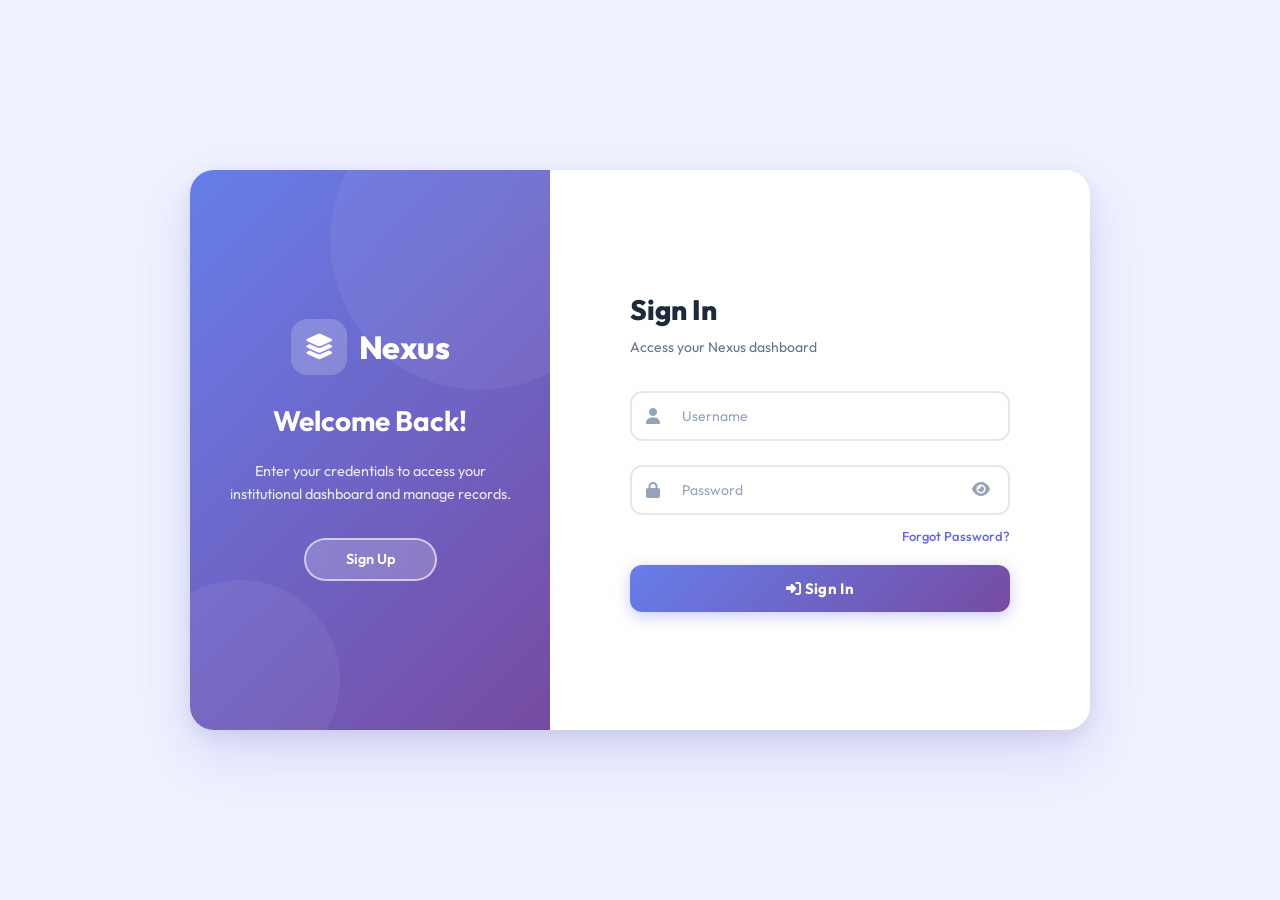
<file: index.html>
<!DOCTYPE html>
<html lang="en">
<head>
    <meta charset="UTF-8">
    <meta http-equiv="refresh" content="0; url=frontend/index.html">
    <script>window.location.href = 'frontend/index.html';</script>
    <title>Nexus — Redirecting...</title>
</head>
<body>
    <p>Redirecting to <a href="frontend/index.html">Nexus App</a>...</p>
</body>
</html>
</file>
<file: frontend/css/main.css>
/* ==========================================
   MAIN STYLESHEET - Design System & Base Styles
   ========================================== */

/* CSS Variables - White Theme */
:root {
    /* Primary Colors */
    --primary-color: #6366f1;
    --primary-dark: #4f46e5;
    --primary-light: #818cf8;
    --primary-gradient: linear-gradient(135deg, #667eea 0%, #764ba2 100%);
    
    /* Accent Colors */
    --accent-purple: #8b5cf6;
    --accent-pink: #ec4899;
    --accent-blue: #3b82f6;
    --accent-green: #10b981;
    --accent-orange: #f59e0b;
    --accent-red: #ef4444;
    
    /* Background Colors */
    --bg-primary: #ffffff;
    --bg-secondary: #f8f9fa;
    --bg-tertiary: #f1f3f5;
    --bg-card: #ffffff;
    --bg-hover: #f8f9fa;
    
    /* Text Colors */
    --text-primary: #1e293b;
    --text-secondary: #64748b;
    --text-tertiary: #94a3b8;
    --text-inverse: #ffffff;
    
    /* Border Colors */
    --border-color: #e2e8f0;
    --border-light: #f1f5f9;
    --border-dark: #cbd5e1;
    
    /* Shadow */
    --shadow-sm: 0 1px 2px 0 rgba(0, 0, 0, 0.05);
    --shadow-md: 0 4px 6px -1px rgba(0, 0, 0, 0.1), 0 2px 4px -1px rgba(0, 0, 0, 0.06);
    --shadow-lg: 0 10px 15px -3px rgba(0, 0, 0, 0.1), 0 4px 6px -2px rgba(0, 0, 0, 0.05);
    --shadow-xl: 0 20px 25px -5px rgba(0, 0, 0, 0.1), 0 10px 10px -5px rgba(0, 0, 0, 0.04);
    
    /* Spacing */
    --spacing-xs: 0.25rem;
    --spacing-sm: 0.5rem;
    --spacing-md: 1rem;
    --spacing-lg: 1.5rem;
    --spacing-xl: 2rem;
    --spacing-2xl: 3rem;
    
    /* Border Radius */
    --radius-sm: 0.375rem;
    --radius-md: 0.5rem;
    --radius-lg: 0.75rem;
    --radius-xl: 1rem;
    --radius-full: 9999px;
    
    /* Typography */
    --font-family: 'Inter', -apple-system, BlinkMacSystemFont, 'Segoe UI', sans-serif;
    --font-size-xs: 0.75rem;
    --font-size-sm: 0.875rem;
    --font-size-base: 1rem;
    --font-size-lg: 1.125rem;
    --font-size-xl: 1.25rem;
    --font-size-2xl: 1.5rem;
    --font-size-3xl: 1.875rem;
    --font-size-4xl: 2.25rem;
    
    /* Transitions */
    --transition-fast: 150ms cubic-bezier(0.4, 0, 0.2, 1);
    --transition-base: 200ms cubic-bezier(0.4, 0, 0.2, 1);
    --transition-slow: 300ms cubic-bezier(0.4, 0, 0.2, 1);
}

/* ==========================================
   RESET & BASE STYLES
   ========================================== */

* {
    margin: 0;
    padding: 0;
    box-sizing: border-box;
}

html {
    font-size: 16px;
    -webkit-font-smoothing: antialiased;
    -moz-osx-font-smoothing: grayscale;
}

body {
    font-family: var(--font-family);
    font-size: var(--font-size-base);
    line-height: 1.6;
    color: var(--text-primary);
    background: var(--bg-secondary);
    overflow-x: hidden;
}

/* ==========================================
   LAYOUT
   ========================================== */

.app-container {
    display: flex;
    min-height: 100vh;
    background: var(--bg-secondary);
}

.main-content {
    flex: 1;
    display: flex;
    flex-direction: column;
    overflow-x: hidden;
    margin-left: 260px;
    transition: margin-left var(--transition-base);
}

/* ==========================================
   TOP HEADER
   ========================================== */

.top-header {
    background: var(--bg-primary);
    border-bottom: 1px solid var(--border-color);
    padding: var(--spacing-lg) var(--spacing-xl);
    display: flex;
    align-items: center;
    justify-content: space-between;
    gap: var(--spacing-lg);
    position: sticky;
    top: 0;
    z-index: 100;
    box-shadow: var(--shadow-sm);
}

.page-title {
    font-size: var(--font-size-2xl);
    font-weight: 700;
    color: var(--text-primary);
    margin: 0;
}

.header-right {
    display: flex;
    align-items: center;
    gap: var(--spacing-md);
}

.search-container {
    position: relative;
    width: 400px;
}

.search-container i {
    position: absolute;
    left: var(--spacing-md);
    top: 50%;
    transform: translateY(-50%);
    color: var(--text-tertiary);
    font-size: var(--font-size-sm);
}

.search-container input {
    width: 100%;
    padding: 0.625rem var(--spacing-md) 0.625rem 2.5rem;
    border: 1px solid var(--border-color);
    border-radius: var(--radius-lg);
    font-size: var(--font-size-sm);
    color: var(--text-primary);
    background: var(--bg-secondary);
    transition: all var(--transition-base);
}

.search-container input:focus {
    outline: none;
    border-color: var(--primary-color);
    background: var(--bg-primary);
    box-shadow: 0 0 0 3px rgba(99, 102, 241, 0.1);
}

.search-container input::placeholder {
    color: var(--text-tertiary);
}

/* ==========================================
   BUTTONS
   ========================================== */

.btn {
    padding: 0.625rem 1.25rem;
    border: none;
    border-radius: var(--radius-md);
    font-family: var(--font-family);
    font-size: var(--font-size-sm);
    font-weight: 600;
    cursor: pointer;
    transition: all var(--transition-base);
    display: inline-flex;
    align-items: center;
    gap: var(--spacing-sm);
    text-decoration: none;
    white-space: nowrap;
}

.btn-primary {
    background: var(--primary-gradient);
    color: var(--text-inverse);
    box-shadow: var(--shadow-md);
}

.btn-primary:hover {
    transform: translateY(-2px);
    box-shadow: var(--shadow-lg);
}

.btn-secondary {
    background: var(--bg-tertiary);
    color: var(--text-primary);
}

.btn-secondary:hover {
    background: var(--border-dark);
}

.btn-outline {
    background: transparent;
    color: var(--primary-color);
    border: 2px solid var(--primary-color);
}

.btn-outline:hover {
    background: var(--primary-color);
    color: var(--text-inverse);
}

.btn-icon {
    width: 40px;
    height: 40px;
    border: none;
    border-radius: var(--radius-md);
    background: var(--bg-secondary);
    color: var(--text-secondary);
    cursor: pointer;
    display: flex;
    align-items: center;
    justify-content: center;
    transition: all var(--transition-base);
    position: relative;
}

.btn-icon:hover {
    background: var(--bg-tertiary);
    color: var(--primary-color);
    transform: translateY(-2px);
}

.btn-icon .badge {
    position: absolute;
    top: -4px;
    right: -4px;
    background: var(--accent-red);
    color: var(--text-inverse);
    font-size: 0.625rem;
    font-weight: 700;
    padding: 0.125rem 0.375rem;
    border-radius: var(--radius-full);
    min-width: 18px;
    text-align: center;
}

/* ==========================================
   PAGE CONTENT
   ========================================== */

.page-content {
    flex: 1;
    padding: var(--spacing-xl);
    overflow-y: auto;
}

/* ==========================================
   CARDS
   ========================================== */

.card {
    background: var(--bg-card);
    border-radius: var(--radius-xl);
    padding: var(--spacing-lg);
    box-shadow: var(--shadow-sm);
    border: 1px solid var(--border-light);
    transition: all var(--transition-base);
}

.card:hover {
    box-shadow: var(--shadow-md);
    border-color: var(--border-color);
}

.card-header {
    display: flex;
    align-items: center;
    justify-content: space-between;
    margin-bottom: var(--spacing-md);
}

.card-title {
    font-size: var(--font-size-lg);
    font-weight: 700;
    color: var(--text-primary);
    margin: 0;
}

.card-body {
    color: var(--text-secondary);
}

/* ==========================================
   UTILITIES
   ========================================== */

.text-center {
    text-align: center;
}

.mt-1 { margin-top: var(--spacing-sm); }
.mt-2 { margin-top: var(--spacing-md); }
.mt-3 { margin-top: var(--spacing-lg); }
.mt-4 { margin-top: var(--spacing-xl); }

.mb-1 { margin-bottom: var(--spacing-sm); }
.mb-2 { margin-bottom: var(--spacing-md); }
.mb-3 { margin-bottom: var(--spacing-lg); }
.mb-4 { margin-bottom: var(--spacing-xl); }

.hidden {
    display: none !important;
}

.fade-in {
    animation: fadeIn var(--transition-slow) ease-in;
}

@keyframes fadeIn {
    from {
        opacity: 0;
        transform: translateY(10px);
    }
    to {
        opacity: 1;
        transform: translateY(0);
    }
}

/* ==========================================
   RESPONSIVE DESIGN
   ========================================== */

@media (max-width: 1024px) {
    .search-container {
        width: 300px;
    }
}

@media (max-width: 768px) {
    .main-content {
        margin-left: 0;
        width: 100%;
    }
    
    .search-container {
        display: none;
    }
    
    .top-header {
        padding: var(--spacing-md);
    }
    
    .page-content {
        padding: var(--spacing-md);
    }
    
    /* Layout components adjustments */
    .stats-grid, .analytics-grid, .quick-actions-grid, .bottom-grid {
        grid-template-columns: 1fr !important;
        gap: var(--spacing-md);
    }
    
    /* Forms inside modals */
    form div[style*="display: grid"], form div[style*="display:grid"] {
        grid-template-columns: 1fr !important;
        gap: 0.5rem !important;
    }
    
    .action-item-row {
        grid-template-columns: 1fr !important;
        gap: 6px !important;
        padding: 10px 0 !important;
        border-bottom: 2px solid #e2e8f0;
    }
    
    /* Tables responsiveness */
    .table-container {
        overflow-x: auto;
        -webkit-overflow-scrolling: touch;
    }
    
    .data-table {
        min-width: 600px;
    }
    
    /* Modals dynamic widths */
    .modal-content {
        width: 95% !important;
        margin: var(--spacing-md) auto !important;
        padding: var(--spacing-md) !important;
    }
    
    /* Split Screen Auth UI adjustments */
    .auth-box {
        flex-direction: column;
        min-height: auto;
        width: 100%;
        border-radius: 0;
    }
    
    .auth-form-side, .auth-overlay-panel {
        width: 100% !important;
        padding: var(--spacing-xl) !important;
    }
    
    .auth-overlay-panel {
        display: none !important; /* Hide left decor panel on mobile login */
    }
    
    .auth-form-side {
        min-height: 100vh;
        display: flex;
        flex-direction: column;
        justify-content: center;
    }

    .mobile-switch-link {
        display: block !important;
    }
}

.mobile-switch-link {
    display: none;
}
</file>
<file: frontend/css/dashboard.css>
/* ==========================================
   DASHBOARD SPECIFIC STYLES
   ========================================== */

.welcome-section {
    margin-bottom: var(--spacing-xl);
}

.welcome-title {
    font-size: var(--font-size-3xl);
    font-weight: 800;
    color: var(--text-primary);
    margin-bottom: var(--spacing-sm);
}

.welcome-subtitle {
    font-size: var(--font-size-lg);
    color: var(--text-secondary);
}

/* ==========================================
   STATS GRID
   ========================================== */

.stats-grid {
    display: grid;
    grid-template-columns: repeat(auto-fit, minmax(240px, 1fr));
    gap: var(--spacing-lg);
    margin-bottom: var(--spacing-2xl);
}

.stat-card {
    background: var(--bg-card);
    border-radius: var(--radius-xl);
    padding: var(--spacing-lg);
    border: 1px solid var(--border-light);
    box-shadow: var(--shadow-sm);
    transition: all var(--transition-base);
    position: relative;
    overflow: hidden;
}

.stat-card::before {
    content: '';
    position: absolute;
    top: 0;
    left: 0;
    right: 0;
    height: 3px;
    background: var(--stat-gradient);
    opacity: 0;
    transition: opacity var(--transition-base);
}

.stat-card:hover {
    transform: translateY(-4px);
    box-shadow: var(--shadow-lg);
    border-color: var(--border-color);
}

.stat-card:hover::before {
    opacity: 1;
}

.stat-card.meetings {
    --stat-gradient: linear-gradient(90deg, #667eea 0%, #764ba2 100%);
}

.stat-card.events {
    --stat-gradient: linear-gradient(90deg, #f093fb 0%, #f5576c 100%);
}

.stat-card.policies {
    --stat-gradient: linear-gradient(90deg, #4facfe 0%, #00f2fe 100%);
}

.stat-card.announcements {
    --stat-gradient: linear-gradient(90deg, #fa709a 0%, #fee140 100%);
}

.stat-header {
    display: flex;
    align-items: center;
    justify-content: space-between;
    margin-bottom: var(--spacing-md);
}

.stat-icon {
    width: 48px;
    height: 48px;
    border-radius: var(--radius-lg);
    display: flex;
    align-items: center;
    justify-content: center;
    font-size: 1.25rem;
    color: var(--text-inverse);
    background: var(--stat-gradient);
    box-shadow: var(--shadow-md);
}

.stat-value {
    font-size: var(--font-size-4xl);
    font-weight: 800;
    color: var(--text-primary);
    line-height: 1;
    margin-bottom: var(--spacing-xs);
}

.stat-label {
    font-size: var(--font-size-sm);
    color: var(--text-secondary);
    font-weight: 500;
}

.stat-change {
    font-size: var(--font-size-xs);
    color: var(--text-tertiary);
    margin-top: var(--spacing-sm);
}

.stat-change.positive {
    color: var(--accent-green);
}

.stat-change.negative {
    color: var(--accent-red);
}

/* ==========================================
   ANALYTICS SECTION
   ========================================== */

.analytics-section {
    margin-bottom: var(--spacing-2xl);
}

.section-title {
    font-size: var(--font-size-2xl);
    font-weight: 700;
    color: var(--text-primary);
    margin-bottom: var(--spacing-lg);
}

.analytics-grid {
    display: grid;
    grid-template-columns: repeat(auto-fit, minmax(500px, 1fr));
    gap: var(--spacing-lg);
}

.analytics-card {
    background: var(--bg-card);
    border-radius: var(--radius-xl);
    padding: var(--spacing-xl);
    border: 1px solid var(--border-light);
    box-shadow: var(--shadow-sm);
}

.analytics-card-header {
    margin-bottom: var(--spacing-lg);
}

.analytics-card-title {
    font-size: var(--font-size-lg);
    font-weight: 700;
    color: var(--text-primary);
}

.analytics-metrics {
    display: grid;
    grid-template-columns: repeat(3, 1fr);
    gap: var(--spacing-md);
}

.metric-item {
    background: var(--bg-secondary);
    padding: var(--spacing-md);
    border-radius: var(--radius-lg);
    text-align: center;
    transition: all var(--transition-base);
}

.metric-item:hover {
    background: var(--bg-tertiary);
    transform: scale(1.02);
}

.metric-value {
    font-size: var(--font-size-3xl);
    font-weight: 800;
    color: var(--primary-color);
    line-height: 1;
    margin-bottom: var(--spacing-xs);
}

.metric-label {
    font-size: var(--font-size-xs);
    color: var(--text-secondary);
    font-weight: 500;
    text-transform: uppercase;
    letter-spacing: 0.5px;
}

/* ==========================================
   QUICK ACTIONS & RECENT ACTIVITY
   ========================================== */

.bottom-grid {
    display: grid;
    grid-template-columns: repeat(auto-fit, minmax(400px, 1fr));
    gap: var(--spacing-lg);
}

.section-card {
    background: var(--bg-card);
    border-radius: var(--radius-xl);
    padding: var(--spacing-xl);
    border: 1px solid var(--border-light);
    box-shadow: var(--shadow-sm);
}

.section-card-header {
    display: flex;
    align-items: center;
    justify-content: space-between;
    margin-bottom: var(--spacing-lg);
}

.section-card-title {
    font-size: var(--font-size-xl);
    font-weight: 700;
    color: var(--text-primary);
}

/* Quick Actions */
.quick-actions-grid {
    display: grid;
    grid-template-columns: repeat(2, 1fr);
    gap: var(--spacing-md);
}

.quick-action-btn {
    background: var(--bg-secondary);
    border: 1px solid var(--border-color);
    padding: var(--spacing-lg);
    border-radius: var(--radius-lg);
    display: flex;
    align-items: center;
    gap: var(--spacing-md);
    cursor: pointer;
    transition: all var(--transition-base);
    text-decoration: none;
    color: var(--text-primary);
}

.quick-action-btn:hover {
    background: var(--primary-color);
    color: var(--text-inverse);
    transform: translateY(-4px);
    box-shadow: var(--shadow-lg);
    border-color: var(--primary-color);
}

.quick-action-icon {
    width: 44px;
    height: 44px;
    border-radius: var(--radius-md);
    display: flex;
    align-items: center;
    justify-content: center;
    font-size: 1.25rem;
    background: var(--bg-tertiary);
    color: var(--primary-color);
    transition: all var(--transition-base);
}

.quick-action-btn:hover .quick-action-icon {
    background: rgba(255, 255, 255, 0.2);
    color: var(--text-inverse);
}

.quick-action-text {
    flex: 1;
}

.quick-action-title {
    font-size: var(--font-size-base);
    font-weight: 600;
    margin-bottom: 0.125rem;
}

.quick-action-desc {
    font-size: var(--font-size-xs);
    opacity: 0.8;
}

/* Recent Activity */
.activity-list {
    display: flex;
    flex-direction: column;
    gap: var(--spacing-md);
}

.activity-item {
    display: flex;
    gap: var(--spacing-md);
    padding: var(--spacing-md);
    border-radius: var(--radius-md);
    transition: background var(--transition-base);
}

.activity-item:hover {
    background: var(--bg-secondary);
}

.activity-icon {
    width: 40px;
    height: 40px;
    border-radius: var(--radius-full);
    display: flex;
    align-items: center;
    justify-content: center;
    font-size: 0.875rem;
    flex-shrink: 0;
}

.activity-icon.meeting {
    background: rgba(99, 102, 241, 0.1);
    color: var(--primary-color);
}

.activity-icon.event {
    background: rgba(236, 72, 153, 0.1);
    color: var(--accent-pink);
}

.activity-icon.policy {
    background: rgba(59, 130, 246, 0.1);
    color: var(--accent-blue);
}

.activity-icon.announcement {
    background: rgba(245, 158, 11, 0.1);
    color: var(--accent-orange);
}

.activity-content {
    flex: 1;
}

.activity-title {
    font-size: var(--font-size-sm);
    font-weight: 600;
    color: var(--text-primary);
    margin-bottom: 0.125rem;
}

.activity-meta {
    font-size: var(--font-size-xs);
    color: var(--text-tertiary);
}

.activity-time {
    font-size: var(--font-size-xs);
    color: var(--text-tertiary);
    white-space: nowrap;
}

/* ==========================================
   RESPONSIVE
   ========================================== */

@media (max-width: 1200px) {
    .analytics-grid {
        grid-template-columns: 1fr;
    }
}

@media (max-width: 768px) {
    .stats-grid {
        grid-template-columns: 1fr;
    }

    .bottom-grid {
        grid-template-columns: 1fr;
    }

    .quick-actions-grid {
        grid-template-columns: 1fr;
    }
}
</file>
<file: frontend/css/sidebar.css>
/* ==========================================
   SIDEBAR NAVIGATION
   ========================================== */

.sidebar {
    width: 260px;
    background: var(--bg-primary);
    border-right: 1px solid var(--border-color);
    display: flex;
    flex-direction: column;
    position: fixed;
    top: 0;
    left: 0;
    bottom: 0;
    z-index: 200;
    box-shadow: var(--shadow-sm);
}

.sidebar-header {
    padding: var(--spacing-xl);
    border-bottom: 1px solid var(--border-color);
}

.logo {
    display: flex;
    align-items: center;
    gap: var(--spacing-md);
    font-size: var(--font-size-xl);
    font-weight: 800;
    color: var(--text-primary);
}

.logo i {
    width: 40px;
    height: 40px;
    display: flex;
    align-items: center;
    justify-content: center;
    background: var(--primary-gradient);
    color: var(--text-inverse);
    border-radius: var(--radius-lg);
    font-size: 1.25rem;
}

/* ==========================================
   NAVIGATION
   ========================================== */

.sidebar-nav {
    flex: 1;
    overflow-y: auto;
    padding: var(--spacing-md);
}

.nav-item {
    display: flex;
    align-items: center;
    gap: var(--spacing-md);
    padding: 0.75rem var(--spacing-md);
    margin-bottom: var(--spacing-xs);
    border-radius: var(--radius-md);
    color: var(--text-secondary);
    text-decoration: none;
    font-size: var(--font-size-base);
    font-weight: 500;
    transition: all var(--transition-base);
    position: relative;
    overflow: hidden;
}

.nav-item i {
    font-size: 1.125rem;
    width: 24px;
    text-align: center;
}

.nav-item::before {
    content: '';
    position: absolute;
    left: 0;
    top: 0;
    bottom: 0;
    width: 3px;
    background: var(--primary-gradient);
    transform: scaleY(0);
    transition: transform var(--transition-base);
}

.nav-item:hover {
    background: var(--bg-hover);
    color: var(--primary-color);
}

.nav-item.active {
    background: linear-gradient(90deg, rgba(99, 102, 241, 0.1) 0%, rgba(99, 102, 241, 0.05) 100%);
    color: var(--primary-color);
    font-weight: 600;
}

.nav-item.active::before {
    transform: scaleY(1);
}

.nav-item.active i {
    color: var(--primary-color);
}

/* ==========================================
   SIDEBAR FOOTER
   ========================================== */

.sidebar-footer {
    padding: var(--spacing-lg);
    border-top: 1px solid var(--border-color);
    display: flex;
    align-items: center;
    gap: var(--spacing-md);
}

.user-profile {
    flex: 1;
    display: flex;
    align-items: center;
    gap: var(--spacing-md);
    cursor: pointer;
    padding: var(--spacing-sm);
    border-radius: var(--radius-md);
    transition: background var(--transition-base);
}

.user-profile:hover {
    background: var(--bg-hover);
}

.user-avatar {
    width: 40px;
    height: 40px;
    border-radius: var(--radius-full);
    background: var(--primary-gradient);
    color: var(--text-inverse);
    display: flex;
    align-items: center;
    justify-content: center;
    font-weight: 700;
    font-size: var(--font-size-lg);
}

.user-info {
    flex: 1;
}

.user-name {
    font-size: var(--font-size-sm);
    font-weight: 600;
    color: var(--text-primary);
    line-height: 1.2;
}

.user-role {
    font-size: var(--font-size-xs);
    color: var(--text-tertiary);
    line-height: 1.2;
}

/* ==========================================
   RESPONSIVE SIDEBAR & MOBILE TRIGGERS
   ========================================== */

.sidebar-overlay-bg {
    display: none;
    position: fixed;
    top: 0;
    left: 0;
    right: 0;
    bottom: 0;
    background: rgba(15, 23, 42, 0.4);
    backdrop-filter: blur(4px);
    z-index: 199;
}

@media (max-width: 768px) {
    .sidebar {
        transform: translateX(-100%);
        transition: transform var(--transition-base);
    }

    .sidebar.open {
        transform: translateX(0);
    }
    
    #sidebarToggle {
        display: flex !important;
    }
    
    .sidebar-overlay-bg.active {
        display: block;
    }
}
</file>
<file: frontend/css/components.css>
/* ==========================================
   MODALS
   ========================================== */

.modal {
    display: none;
    position: fixed;
    top: 0;
    left: 0;
    right: 0;
    bottom: 0;
    background: rgba(0, 0, 0, 0.5);
    backdrop-filter: blur(4px);
    z-index: 1000;
    align-items: center;
    justify-content: center;
    padding: var(--spacing-lg);
    animation: fadeIn var(--transition-base);
}

.modal.active {
    display: flex;
}

.modal-content {
    background: var(--bg-card);
    border-radius: var(--radius-xl);
    box-shadow: var(--shadow-xl);
    max-width: 600px;
    width: 100%;
    max-height: 80vh;
    display: flex;
    flex-direction: column;
    animation: slideUp var(--transition-slow);
}

@keyframes slideUp {
    from {
        opacity: 0;
        transform: translateY(20px) scale(0.95);
    }

    to {
        opacity: 1;
        transform: translateY(0) scale(1);
    }
}

.modal-header {
    padding: var(--spacing-xl);
    border-bottom: 1px solid var(--border-color);
    display: flex;
    align-items: center;
    justify-content: space-between;
}

.modal-header h3 {
    font-size: var(--font-size-xl);
    font-weight: 700;
    color: var(--text-primary);
    margin: 0;
}

.btn-close {
    width: 32px;
    height: 32px;
    border: none;
    background: var(--bg-secondary);
    border-radius: var(--radius-md);
    cursor: pointer;
    display: flex;
    align-items: center;
    justify-content: center;
    color: var(--text-secondary);
    transition: all var(--transition-base);
}

.btn-close:hover {
    background: var(--bg-tertiary);
    color: var(--accent-red);
}

.modal-body {
    padding: var(--spacing-xl);
    overflow-y: auto;
}

.modal-footer {
    padding: var(--spacing-xl);
    border-top: 1px solid var(--border-color);
    display: flex;
    gap: var(--spacing-md);
    justify-content: flex-end;
}

/* ==========================================
   FORMS
   ========================================== */

.form-group {
    margin-bottom: var(--spacing-lg);
}

.form-label {
    display: block;
    font-size: var(--font-size-sm);
    font-weight: 600;
    color: var(--text-primary);
    margin-bottom: var(--spacing-sm);
}

.form-input,
.form-select,
.form-textarea {
    width: 100%;
    padding: 0.75rem var(--spacing-md);
    border: 1px solid var(--border-color);
    border-radius: var(--radius-md);
    font-family: var(--font-family);
    font-size: var(--font-size-base);
    color: var(--text-primary);
    background: var(--bg-primary);
    transition: all var(--transition-base);
}

.form-input:focus,
.form-select:focus,
.form-textarea:focus {
    outline: none;
    border-color: var(--primary-color);
    box-shadow: 0 0 0 3px rgba(99, 102, 241, 0.1);
}

.form-textarea {
    resize: vertical;
    min-height: 120px;
}

.form-help {
    font-size: var(--font-size-xs);
    color: var(--text-tertiary);
    margin-top: var(--spacing-xs);
}

.form-error {
    font-size: var(--font-size-xs);
    color: var(--accent-red);
    margin-top: var(--spacing-xs);
}

/* ==========================================
   TABLES
   ========================================== */

.table-container {
    overflow-x: auto;
    border: 1px solid var(--border-light);
    border-radius: var(--radius-lg);
    background: var(--bg-card);
}

.data-table {
    width: 100%;
    border-collapse: collapse;
}

.data-table thead {
    background: var(--bg-secondary);
}

.data-table th {
    padding: var(--spacing-md) var(--spacing-lg);
    text-align: left;
    font-size: var(--font-size-sm);
    font-weight: 600;
    color: var(--text-secondary);
    text-transform: uppercase;
    letter-spacing: 0.5px;
    border-bottom: 1px solid var(--border-color);
}

.data-table td {
    padding: var(--spacing-md) var(--spacing-lg);
    border-bottom: 1px solid var(--border-light);
    font-size: var(--font-size-sm);
    color: var(--text-primary);
}

.data-table tbody tr {
    transition: background var(--transition-fast);
}

.data-table tbody tr:hover {
    background: var(--bg-hover);
}

.data-table tbody tr:last-child td {
    border-bottom: none;
}

/* ==========================================
   BADGES & TAGS
   ========================================== */

.badge {
    display: inline-flex;
    align-items: center;
    padding: 0.25rem 0.625rem;
    border-radius: var(--radius-full);
    font-size: var(--font-size-xs);
    font-weight: 600;
    text-transform: uppercase;
    letter-spacing: 0.5px;
}

.badge-primary {
    background: rgba(99, 102, 241, 0.1);
    color: var(--primary-color);
}

.badge-success {
    background: rgba(16, 185, 129, 0.1);
    color: var(--accent-green);
}

.badge-warning {
    background: rgba(245, 158, 11, 0.1);
    color: var(--accent-orange);
}

.badge-danger {
    background: rgba(239, 68, 68, 0.1);
    color: var(--accent-red);
}

.badge-info {
    background: rgba(59, 130, 246, 0.1);
    color: var(--accent-blue);
}

/* ==========================================
   TABS
   ========================================== */

.tabs-container {
    margin-bottom: var(--spacing-lg);
}

.tabs-nav {
    display: flex;
    gap: var(--spacing-xs);
    border-bottom: 2px solid var(--border-color);
}

.tab-btn {
    padding: var(--spacing-md) var(--spacing-lg);
    background: transparent;
    border: none;
    border-bottom: 2px solid transparent;
    font-family: var(--font-family);
    font-size: var(--font-size-base);
    font-weight: 600;
    color: var(--text-secondary);
    cursor: pointer;
    transition: all var(--transition-base);
    margin-bottom: -2px;
}

.tab-btn:hover {
    color: var(--primary-color);
}

.tab-btn.active {
    color: var(--primary-color);
    border-bottom-color: var(--primary-color);
}

.tab-content {
    display: none;
    padding: var(--spacing-lg) 0;
}

.tab-content.active {
    display: block;
    animation: fadeIn var(--transition-base);
}

/* ==========================================
   EMPTY STATE
   ========================================== */

.empty-state {
    text-align: center;
    padding: var(--spacing-2xl);
}

.empty-state-icon {
    width: 80px;
    height: 80px;
    margin: 0 auto var(--spacing-lg);
    border-radius: var(--radius-full);
    background: var(--bg-secondary);
    display: flex;
    align-items: center;
    justify-content: center;
    font-size: 2rem;
    color: var(--text-tertiary);
}

.empty-state-title {
    font-size: var(--font-size-xl);
    font-weight: 700;
    color: var(--text-primary);
    margin-bottom: var(--spacing-sm);
}

.empty-state-desc {
    font-size: var(--font-size-base);
    color: var(--text-secondary);
    margin-bottom: var(--spacing-lg);
}

/* ==========================================
   LOADING SPINNER
   ========================================== */

.spinner {
    width: 40px;
    height: 40px;
    border: 3px solid var(--border-color);
    border-top-color: var(--primary-color);
    border-radius: 50%;
    animation: spin 0.8s linear infinite;
}

@keyframes spin {
    to {
        transform: rotate(360deg);
    }
}

.loading-container {
    display: flex;
    align-items: center;
    justify-content: center;
    padding: var(--spacing-2xl);
}

/* ==========================================
   TOOLTIPS
   ========================================== */

[data-tooltip] {
    position: relative;
}

[data-tooltip]::before {
    content: attr(data-tooltip);
    position: absolute;
    bottom: 100%;
    left: 50%;
    transform: translateX(-50%) translateY(-4px);
    padding: 0.375rem 0.75rem;
    background: var(--text-primary);
    color: var(--text-inverse);
    font-size: var(--font-size-xs);
    font-weight: 500;
    white-space: nowrap;
    border-radius: var(--radius-md);
    opacity: 0;
    pointer-events: none;
    transition: opacity var(--transition-base);
    z-index: 1000;
}

[data-tooltip]:hover::before {
    opacity: 1;
}
</file>
